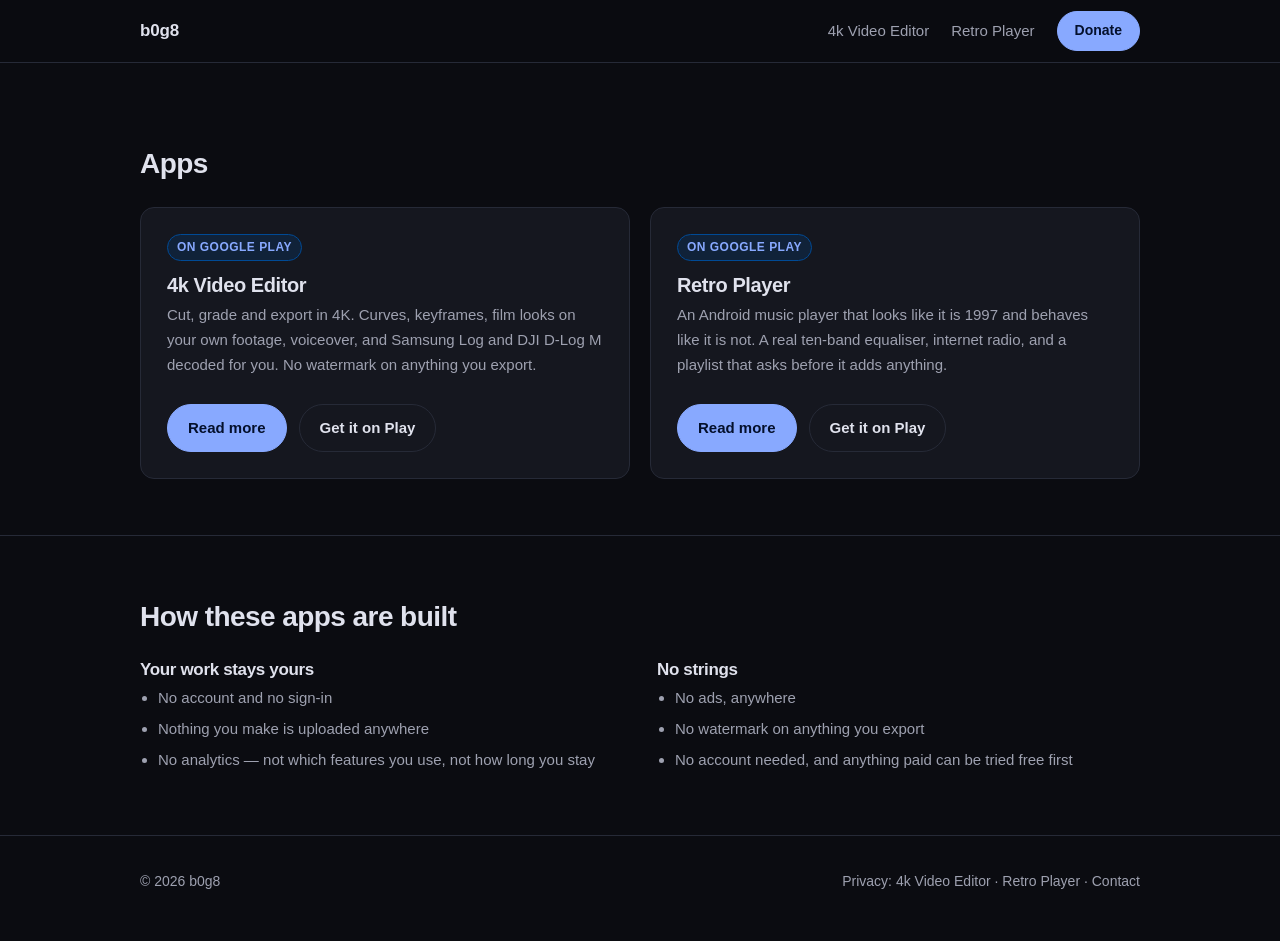
<file: index.html>
<!doctype html>
<html lang="en">
<head>
<meta charset="utf-8">
<meta name="viewport" content="width=device-width, initial-scale=1, viewport-fit=cover">
<title>Android apps by b0g8</title>
<meta name="description" content="Android apps by b0g8. 4k Video Editor: no ads, no watermark, no account.">
<meta property="og:title" content="Android apps by b0g8">
<meta property="og:description" content="Android apps. No ads, no watermarks, no account.">
<meta property="og:type" content="website">
<meta property="og:url" content="https://b0g8.github.io/">
<meta property="og:image" content="https://b0g8.github.io/assets/img/feature-graphic.jpg">
<link rel="stylesheet" href="/assets/css/site.css">
</head>
<body>

<header class="site-header">
  <div class="wrap">
    <a class="brand" href="/">b0g8</a>
    <nav class="nav">
      <a href="/4k-video-editor/">4k Video Editor</a>
      <a href="/retro-music-player/">Retro Player</a>
      <a class="btn nav-cta" href="https://paypal.me/RusBogdan" target="_blank" rel="noopener">Donate</a>
    </nav>
  </div>
</header>

<main>

<section class="hero">
  <div class="wrap">
    <h2>Apps</h2>
    <div class="cards" style="margin-top:26px">

      <article class="card">
        <span class="tag live">On Google Play</span>
        <h3>4k Video Editor</h3>
        <p>Cut, grade and export in 4K. Curves, keyframes, film looks on your own footage, voiceover,
          and Samsung Log and DJI D-Log M decoded for you. No watermark on anything you export.</p>
        <div class="btn-row">
          <a class="btn" href="/4k-video-editor/">Read more</a>
          <a class="btn ghost" href="https://play.google.com/store/apps/details?id=com.wizevideo.editor">Get it on Play</a>
        </div>
      </article>

      <article class="card">
        <span class="tag live">On Google Play</span>
        <h3>Retro Player</h3>
        <p>An Android music player that looks like it is 1997 and behaves like it is not. A real
          ten-band equaliser, internet radio, and a playlist that asks before it adds anything.</p>
        <div class="btn-row">
          <a class="btn" href="/retro-music-player/">Read more</a>
          <a class="btn ghost" href="https://play.google.com/store/apps/details?id=com.photocraft.retroplayer">Get it on Play</a>
        </div>
      </article>

    </div>
  </div>
</section>

<section>
  <div class="wrap">
    <h2>How these apps are built</h2>
    <div class="features" style="margin-top:26px">
      <div class="feature">
        <h3>Your work stays yours</h3>
        <ul>
          <li>No account and no sign-in</li>
          <li>Nothing you make is uploaded anywhere</li>
          <li>No analytics — not which features you use, not how long you stay</li>
        </ul>
      </div>
      <div class="feature">
        <h3>No strings</h3>
        <ul>
          <li>No ads, anywhere</li>
          <li>No watermark on anything you export</li>
          <li>No account needed, and anything paid can be tried free first</li>
        </ul>
      </div>
    </div>
  </div>
</section>

</main>

<footer class="site-footer">
  <div class="wrap">
    <span>© 2026 b0g8</span>
    <span>
      Privacy:
      <a href="/privacy/4k-video-editor.html">4k Video Editor</a> ·
      <a href="/privacy/retro-music-player.html">Retro Player</a> ·
      <a href="mailto:wizefilmmaking@gmail.com">Contact</a>
    </span>
  </div>
</footer>

</body>
</html>
</file>
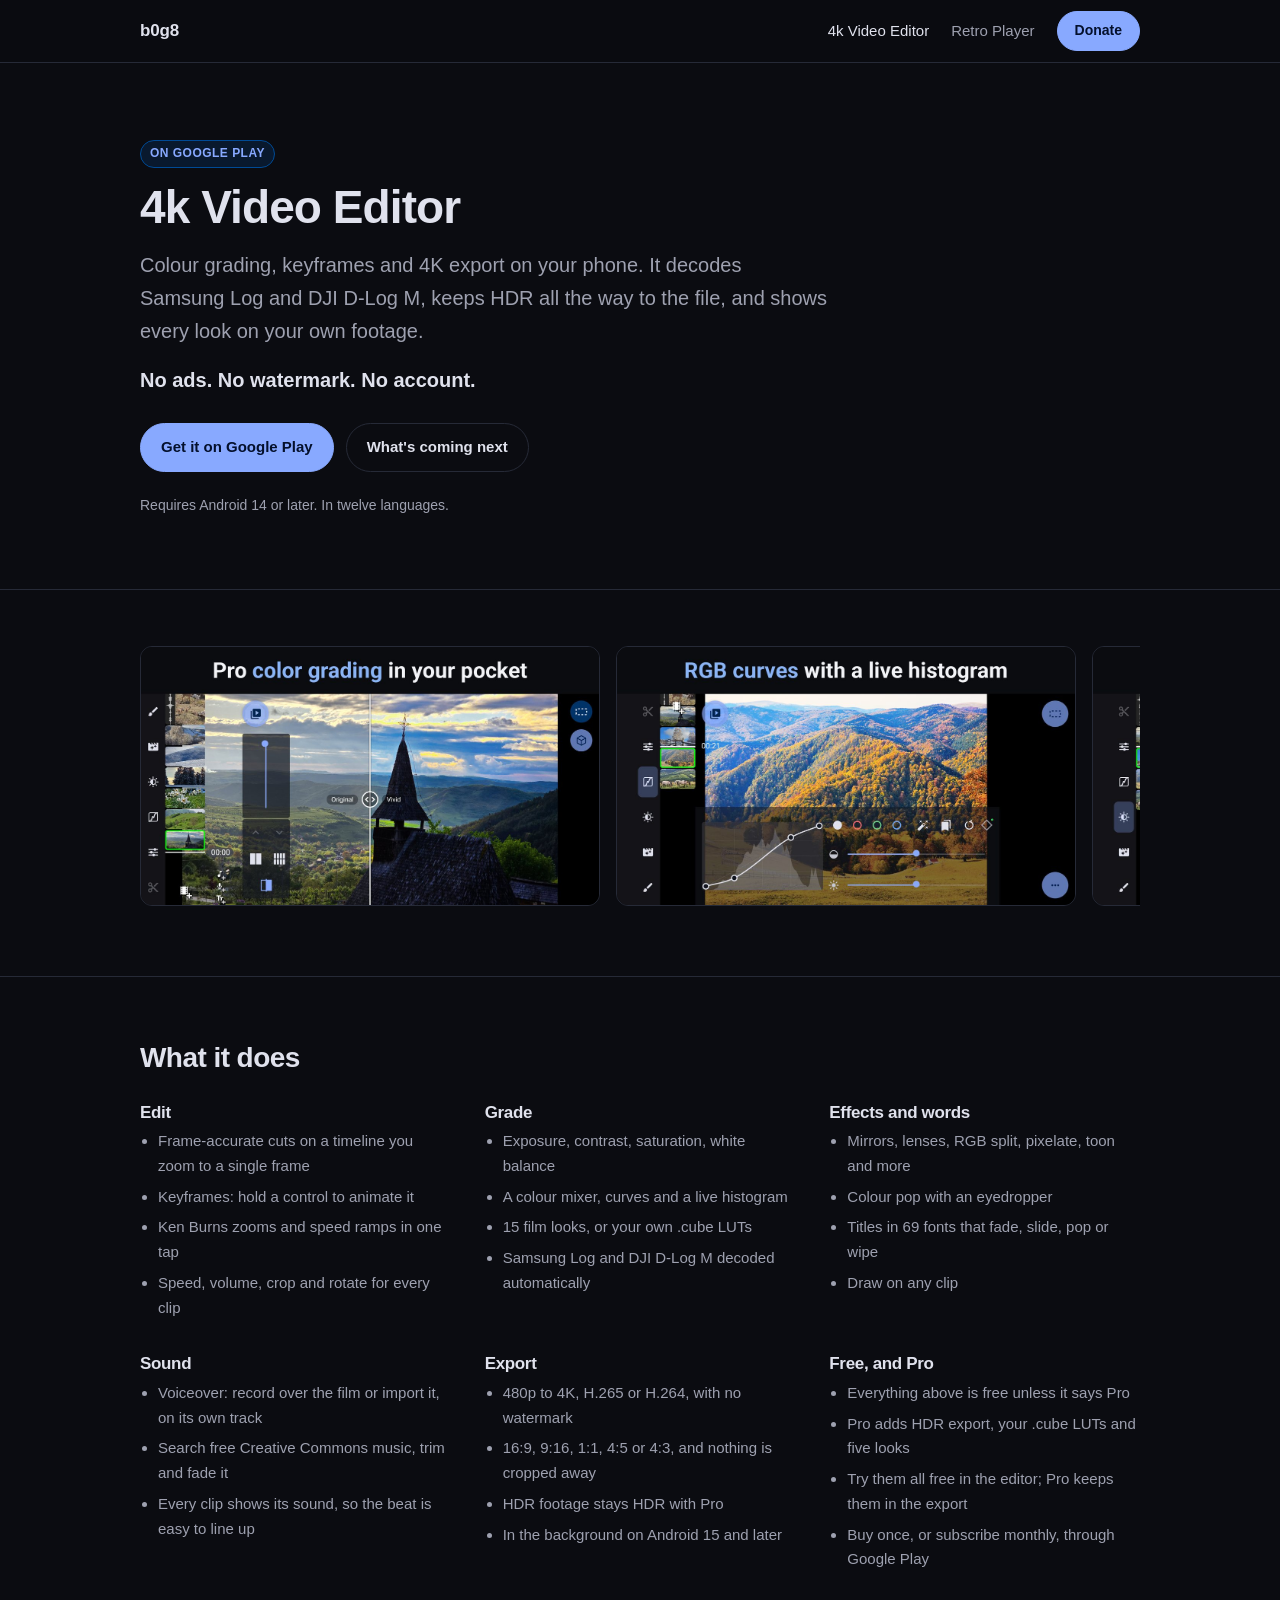
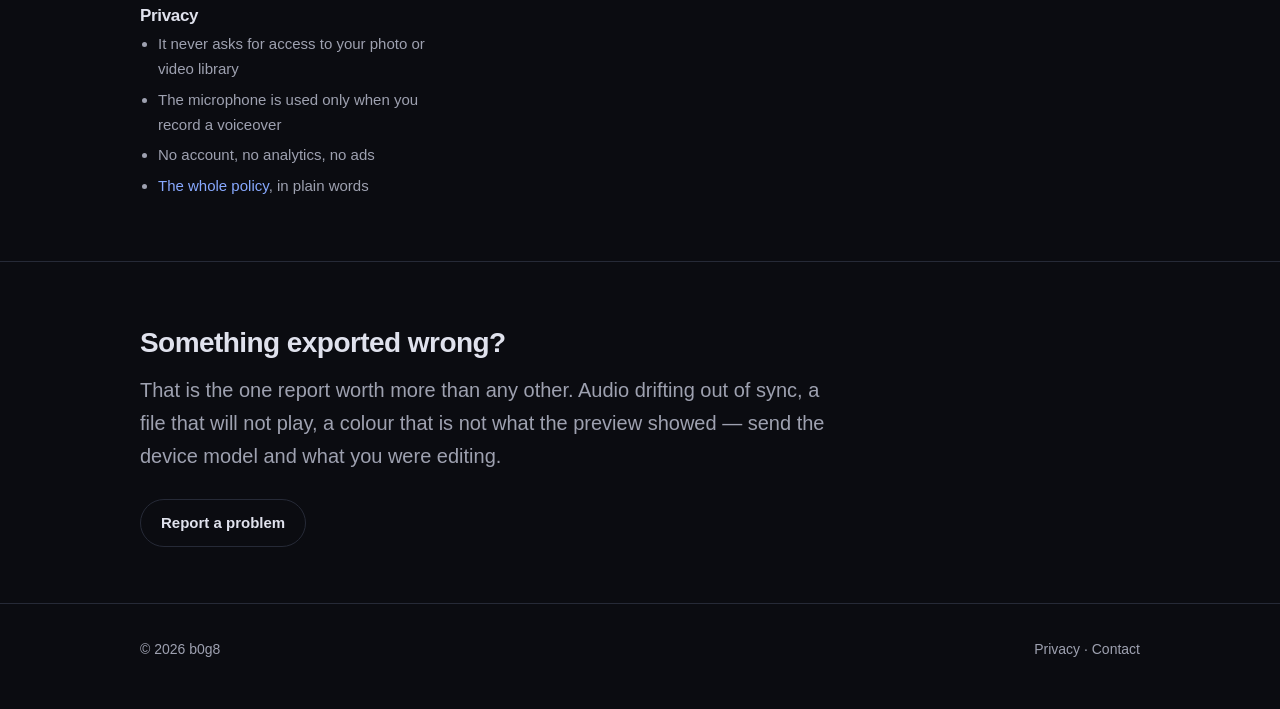
<file: 4k-video-editor/index.html>
<!doctype html>
<html lang="en">
<head>
<meta charset="utf-8">
<meta name="viewport" content="width=device-width, initial-scale=1, viewport-fit=cover">
<title>4k Video Editor</title>
<meta name="description" content="Cut, grade and export in 4K on Android. No ads, no watermark, no account.">
<meta property="og:title" content="4k Video Editor">
<meta property="og:description" content="Cut, grade and export in 4K. No ads, no watermark, no account.">
<meta property="og:type" content="website">
<meta property="og:url" content="https://b0g8.github.io/4k-video-editor/">
<meta property="og:image" content="https://b0g8.github.io/assets/img/feature-graphic.jpg">
<link rel="stylesheet" href="/assets/css/site.css">
</head>
<body>

<header class="site-header">
  <div class="wrap">
    <a class="brand" href="/">b0g8</a>
    <nav class="nav">
      <a href="/4k-video-editor/" aria-current="page">4k Video Editor</a>
      <a href="/retro-music-player/">Retro Player</a>
      <a class="btn nav-cta" href="https://paypal.me/RusBogdan" target="_blank" rel="noopener">Donate</a>
    </nav>
  </div>
</header>

<main>

<section class="hero">
  <div class="wrap">
    <span class="tag live">On Google Play</span>
    <h1>4k Video Editor</h1>
    <p class="lede">Colour grading, keyframes and 4K export on your phone. It decodes Samsung Log and
      DJI D-Log M, keeps HDR all the way to the file, and shows every look on your own footage.</p>
    <p class="lede"><strong style="color:var(--text)">No ads. No watermark. No account.</strong></p>
    <div class="btn-row">
      <a class="btn" href="https://play.google.com/store/apps/details?id=com.wizevideo.editor">Get it on Google Play</a>
      <a class="btn ghost" href="/4k-video-editor/roadmap/">What's coming next</a>
    </div>
    <p class="small muted" style="margin-top:22px">Requires Android 14 or later. In twelve
      languages.</p>
  </div>
</section>

<section>
  <div class="wrap">
    <div class="shots wide">
      <figure><img src="/assets/img/shots/01_grade.jpg" width="1200" height="677" alt="Before and after a film look, split across a wooden church and green hills" loading="lazy"></figure>
      <figure><img src="/assets/img/shots/02_curves.jpg" width="1200" height="677" alt="RGB curves and a live histogram over autumn hills" loading="lazy"></figure>
      <figure><img src="/assets/img/shots/03_tune.jpg" width="1200" height="677" alt="Tune sliders over a frosted tree and a snowy fence" loading="lazy"></figure>
      <figure><img src="/assets/img/shots/04_looks.jpg" width="1200" height="677" alt="Eight film looks previewed on autumn hills" loading="lazy"></figure>
      <figure><img src="/assets/img/shots/05_keys.jpg" width="1200" height="677" alt="Keyframes on a photo of a green hillside" loading="lazy"></figure>
      <figure><img src="/assets/img/shots/06_effects.jpg" width="1200" height="677" alt="The row of effects, with a mirror reflecting a wooden church" loading="lazy"></figure>
      <figure><img src="/assets/img/shots/07_text.jpg" width="1200" height="677" alt="A gold "Golden hour" title in a script font over a wooden church" loading="lazy"></figure>
      <figure><img src="/assets/img/shots/08_export.jpg" width="1200" height="677" alt="The export dialog, up to 4K, over a field of daffodils" loading="lazy"></figure>
    </div>
  </div>
</section>

<section>
  <div class="wrap">
    <h2>What it does</h2>
    <div class="features" style="margin-top:28px">

      <div class="feature">
        <h3>Edit</h3>
        <ul>
          <li>Frame-accurate cuts on a timeline you zoom to a single frame</li>
          <li>Keyframes: hold a control to animate it</li>
          <li>Ken Burns zooms and speed ramps in one tap</li>
          <li>Speed, volume, crop and rotate for every clip</li>
        </ul>
      </div>

      <div class="feature">
        <h3>Grade</h3>
        <ul>
          <li>Exposure, contrast, saturation, white balance</li>
          <li>A colour mixer, curves and a live histogram</li>
          <li>15 film looks, or your own .cube LUTs</li>
          <li>Samsung Log and DJI D-Log M decoded automatically</li>
        </ul>
      </div>

      <div class="feature">
        <h3>Effects and words</h3>
        <ul>
          <li>Mirrors, lenses, RGB split, pixelate, toon and more</li>
          <li>Colour pop with an eyedropper</li>
          <li>Titles in 69 fonts that fade, slide, pop or wipe</li>
          <li>Draw on any clip</li>
        </ul>
      </div>

      <div class="feature">
        <h3>Sound</h3>
        <ul>
          <li>Voiceover: record over the film or import it, on its own track</li>
          <li>Search free Creative Commons music, trim and fade it</li>
          <li>Every clip shows its sound, so the beat is easy to line up</li>
        </ul>
      </div>

      <div class="feature">
        <h3>Export</h3>
        <ul>
          <li>480p to 4K, H.265 or H.264, with no watermark</li>
          <li>16:9, 9:16, 1:1, 4:5 or 4:3, and nothing is cropped away</li>
          <li>HDR footage stays HDR with Pro</li>
          <li>In the background on Android 15 and later</li>
        </ul>
      </div>

      <div class="feature">
        <h3>Free, and Pro</h3>
        <ul>
          <li>Everything above is free unless it says Pro</li>
          <li>Pro adds HDR export, your .cube LUTs and five looks</li>
          <li>Try them all free in the editor; Pro keeps them in the export</li>
          <li>Buy once, or subscribe monthly, through Google Play</li>
        </ul>
      </div>

      <div class="feature">
        <h3>Privacy</h3>
        <ul>
          <li>It never asks for access to your photo or video library</li>
          <li>The microphone is used only when you record a voiceover</li>
          <li>No account, no analytics, no ads</li>
          <li><a href="/privacy/4k-video-editor.html">The whole policy</a>, in plain words</li>
        </ul>
      </div>

    </div>
  </div>
</section>

<section>
  <div class="wrap">
    <h2>Something exported wrong?</h2>
    <p class="lede">That is the one report worth more than any other. Audio drifting out of sync,
      a file that will not play, a colour that is not what the preview showed — send the device
      model and what you were editing.</p>
    <div class="btn-row">
      <a class="btn ghost" href="mailto:wizefilmmaking@gmail.com?subject=4k%20Video%20Editor%20—%20export%20problem">Report a problem</a>
    </div>
  </div>
</section>

</main>

<footer class="site-footer">
  <div class="wrap">
    <span>© 2026 b0g8</span>
    <span>
      <a href="/privacy/4k-video-editor.html">Privacy</a> ·
      <a href="mailto:wizefilmmaking@gmail.com">Contact</a>
    </span>
  </div>
</footer>

</body>
</html>
</file>
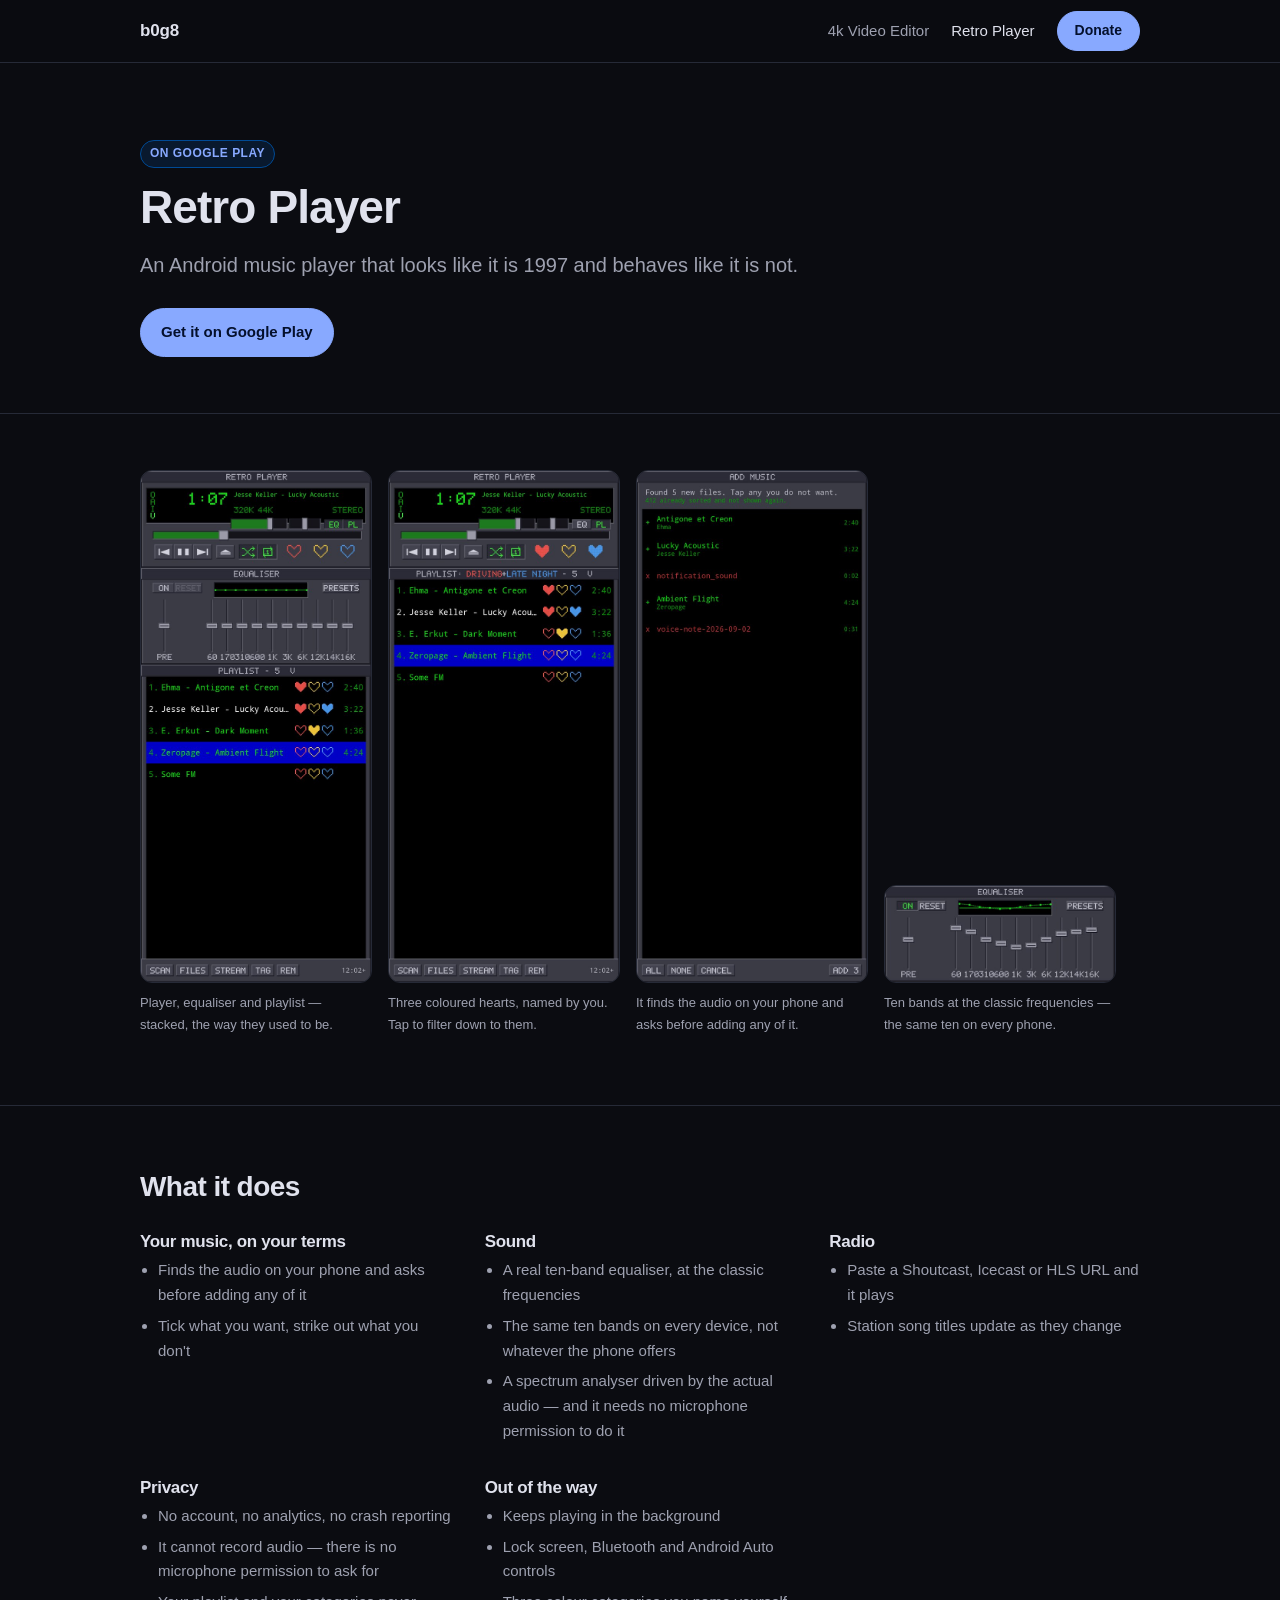
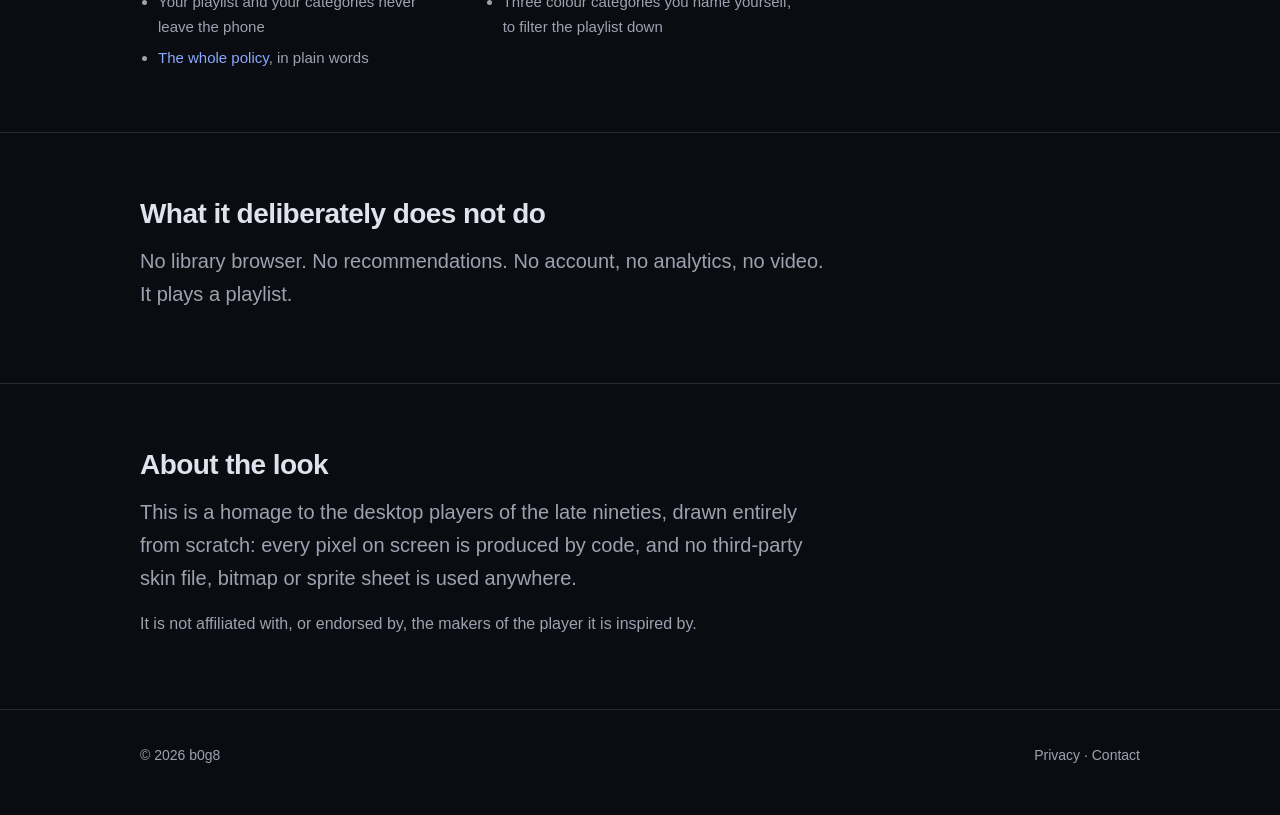
<file: retro-music-player/index.html>
<!doctype html>
<html lang="en">
<head>
<meta charset="utf-8">
<meta name="viewport" content="width=device-width, initial-scale=1, viewport-fit=cover">
<title>Retro Player</title>
<meta name="description" content="An Android music player that looks like it is 1997 and behaves like it is not. Ten-band equaliser, internet radio, and a playlist that asks before it adds anything.">
<meta property="og:title" content="Retro Player">
<meta property="og:description" content="An Android music player that looks like it is 1997 and behaves like it is not.">
<meta property="og:type" content="website">
<meta property="og:url" content="https://b0g8.github.io/retro-music-player/">
<meta property="og:image" content="https://b0g8.github.io/assets/img/retro/01_player.jpg">
<link rel="stylesheet" href="/assets/css/site.css">
</head>
<body>

<header class="site-header">
  <div class="wrap">
    <a class="brand" href="/">b0g8</a>
    <nav class="nav">
      <a href="/4k-video-editor/">4k Video Editor</a>
      <a href="/retro-music-player/" aria-current="page">Retro Player</a>
      <a class="btn nav-cta" href="https://paypal.me/RusBogdan" target="_blank" rel="noopener">Donate</a>
    </nav>
  </div>
</header>

<main>

<section class="hero">
  <div class="wrap">
    <span class="tag live">On Google Play</span>
    <h1>Retro Player</h1>
    <p class="lede">An Android music player that looks like it is 1997 and behaves like it is not.</p>
    <div class="btn-row">
      <a class="btn" href="https://play.google.com/store/apps/details?id=com.photocraft.retroplayer">Get it on Google Play</a>
    </div>
  </div>
</section>

<section>
  <div class="wrap">
    <div class="shots">
      <figure>
        <img src="/assets/img/retro/01_player.jpg" width="600" height="1335" alt="The player: time display, spectrum analyser, transport buttons, a ten-band equaliser and the playlist below it" loading="lazy">
        <figcaption>Player, equaliser and playlist — stacked, the way they used to be.</figcaption>
      </figure>
      <figure>
        <img src="/assets/img/retro/02_categories.jpg" width="600" height="1335" alt="The playlist filtered to two named categories, Driving and Late Night, with coloured hearts marking each track" loading="lazy">
        <figcaption>Three coloured hearts, named by you. Tap to filter down to them.</figcaption>
      </figure>
      <figure>
        <img src="/assets/img/retro/03_add_music.jpg" width="600" height="1335" alt="The add-music screen: five new files found, two struck out" loading="lazy">
        <figcaption>It finds the audio on your phone and asks before adding any of it.</figcaption>
      </figure>
      <figure>
        <img src="/assets/img/retro/04_equaliser.jpg" width="600" height="253" alt="A ten-band graphic equaliser with a preamp slider and preset button" loading="lazy">
        <figcaption>Ten bands at the classic frequencies — the same ten on every phone.</figcaption>
      </figure>
    </div>
  </div>
</section>

<section>
  <div class="wrap">
    <h2>What it does</h2>
    <div class="features" style="margin-top:28px">

      <div class="feature">
        <h3>Your music, on your terms</h3>
        <ul>
          <li>Finds the audio on your phone and asks before adding any of it</li>
          <li>Tick what you want, strike out what you don't</li>
        </ul>
      </div>

      <div class="feature">
        <h3>Sound</h3>
        <ul>
          <li>A real ten-band equaliser, at the classic frequencies</li>
          <li>The same ten bands on every device, not whatever the phone offers</li>
          <li>A spectrum analyser driven by the actual audio — and it needs no microphone
            permission to do it</li>
        </ul>
      </div>

      <div class="feature">
        <h3>Radio</h3>
        <ul>
          <li>Paste a Shoutcast, Icecast or HLS URL and it plays</li>
          <li>Station song titles update as they change</li>
        </ul>
      </div>

      <div class="feature">
        <h3>Privacy</h3>
        <ul>
          <li>No account, no analytics, no crash reporting</li>
          <li>It cannot record audio — there is no microphone permission to ask for</li>
          <li>Your playlist and your categories never leave the phone</li>
          <li><a href="/privacy/retro-music-player.html">The whole policy</a>, in plain words</li>
        </ul>
      </div>

      <div class="feature">
        <h3>Out of the way</h3>
        <ul>
          <li>Keeps playing in the background</li>
          <li>Lock screen, Bluetooth and Android Auto controls</li>
          <li>Three colour categories you name yourself, to filter the playlist down</li>
        </ul>
      </div>

    </div>
  </div>
</section>

<section>
  <div class="wrap">
    <h2>What it deliberately does not do</h2>
    <p class="lede">No library browser. No recommendations. No account, no analytics, no video.
      It plays a playlist.</p>
  </div>
</section>

<section>
  <div class="wrap">
    <h2>About the look</h2>
    <p class="lede">This is a homage to the desktop players of the late nineties, drawn entirely
      from scratch: every pixel on screen is produced by code, and no third-party skin file, bitmap
      or sprite sheet is used anywhere.</p>
    <p class="muted">It is not affiliated with, or endorsed by, the makers of the player it is
      inspired by.</p>
  </div>
</section>

</main>

<footer class="site-footer">
  <div class="wrap">
    <span>© 2026 b0g8</span>
    <span>
      <a href="/privacy/retro-music-player.html">Privacy</a> ·
      <a href="mailto:wizefilmmaking@gmail.com">Contact</a>
    </span>
  </div>
</footer>

</body>
</html>
</file>
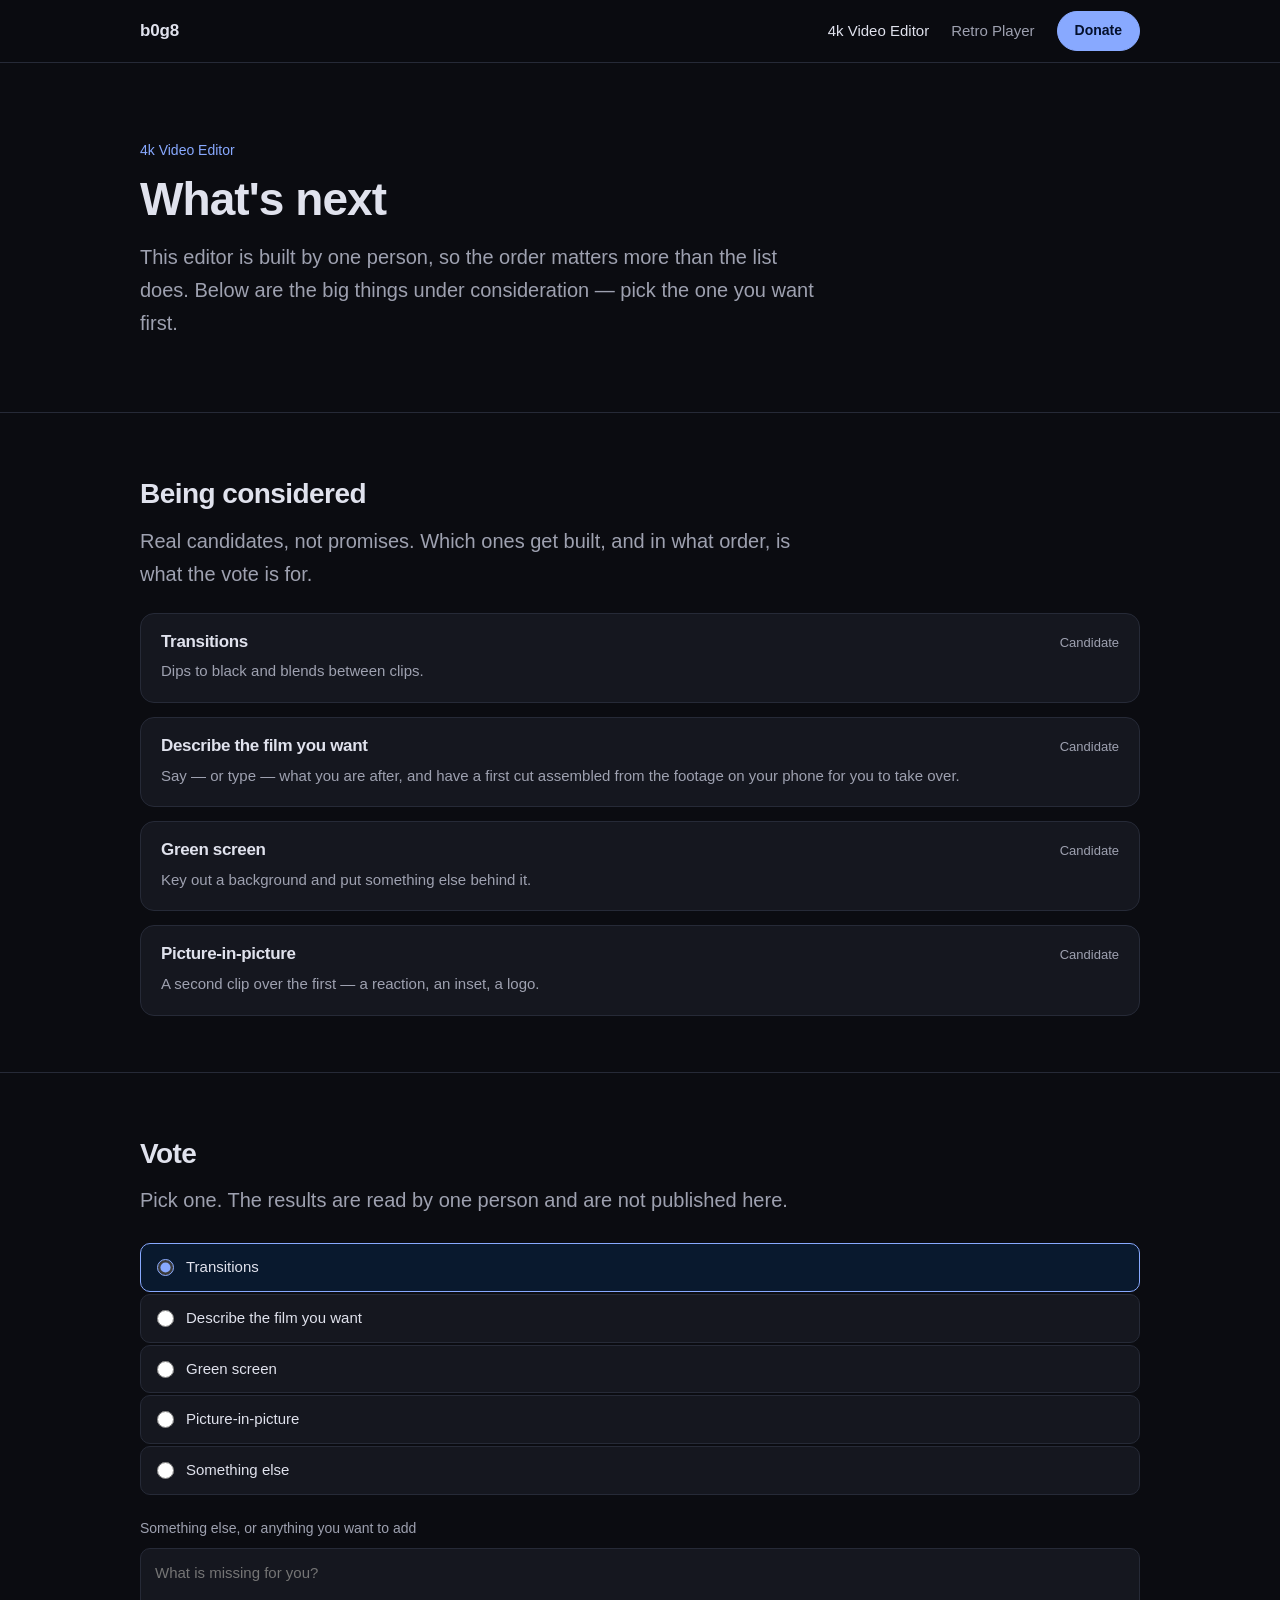
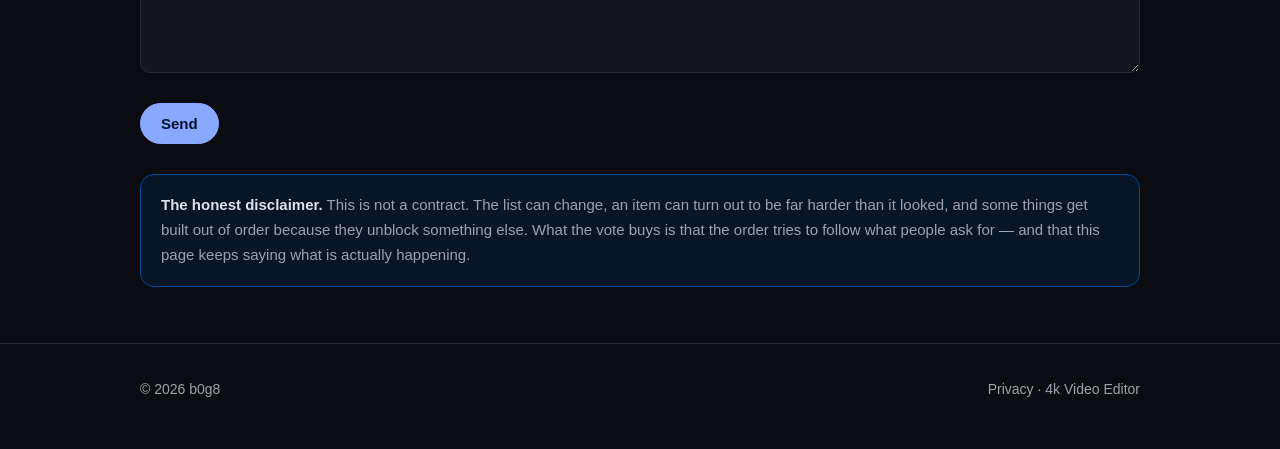
<file: roadmap/index.html>
<!doctype html>
<html lang="en">
<head>
<meta charset="utf-8">
<meta name="viewport" content="width=device-width, initial-scale=1">
<title>Moved</title>
<meta name="robots" content="noindex">
<!-- The roadmap is per app now. This URL was public before that, so it forwards rather than 404s. -->
<meta http-equiv="refresh" content="0; url=/4k-video-editor/roadmap/">
<link rel="canonical" href="/4k-video-editor/roadmap/">
<link rel="stylesheet" href="/assets/css/site.css">
</head>
<body>
<main>
<section class="hero">
  <div class="wrap">
    <h1>This moved.</h1>
    <p class="lede">Each app has its own roadmap now.</p>
    <div class="btn-row"><a class="btn" href="/4k-video-editor/roadmap/">4k Video Editor — what's next</a></div>
  </div>
</section>
</main>
</body>
</html>
</file>
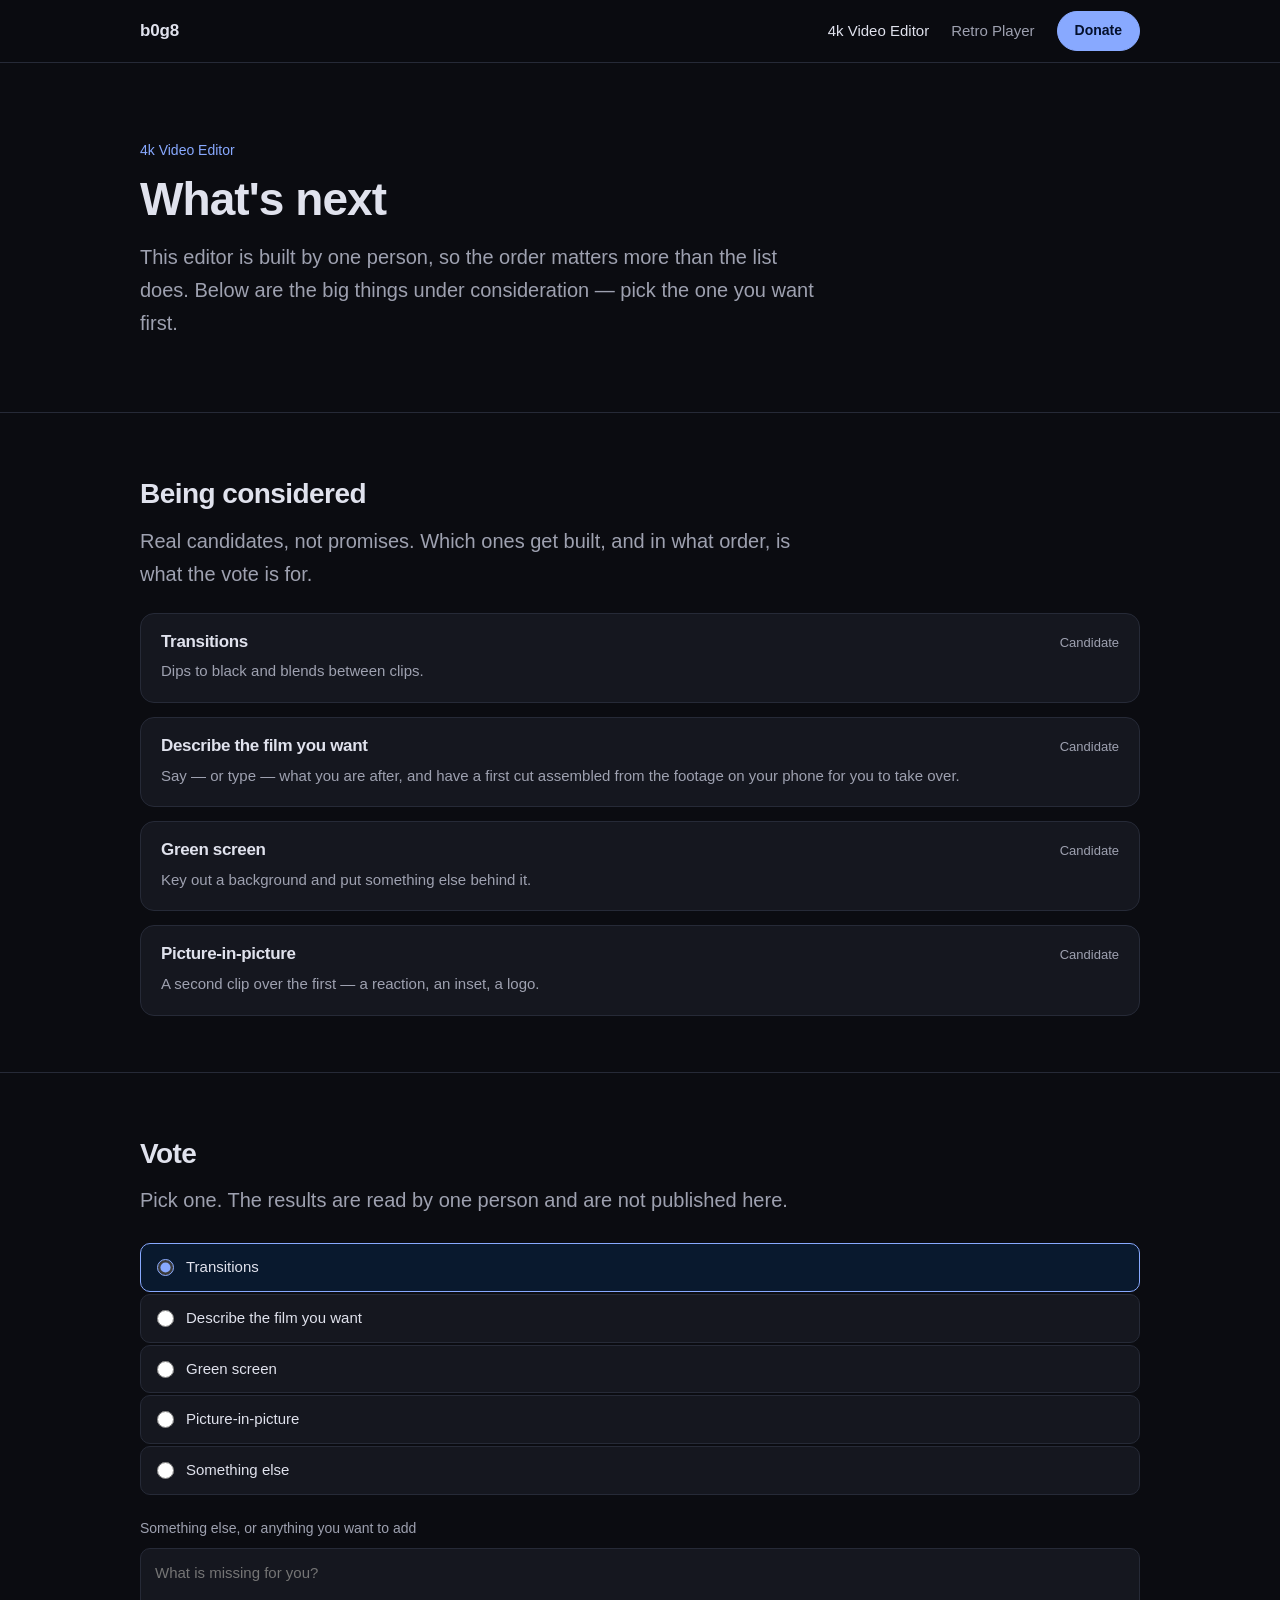
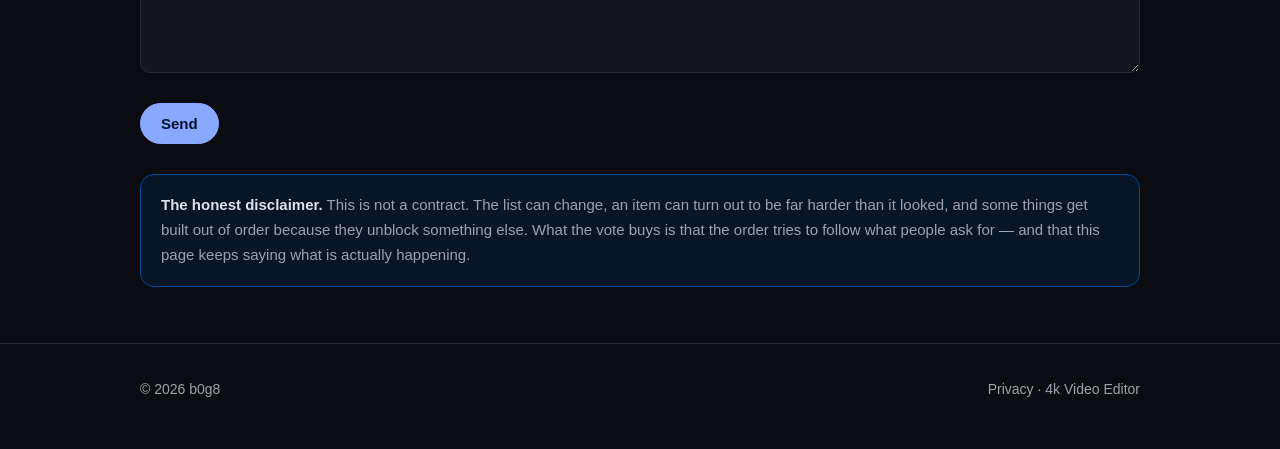
<file: 4k-video-editor/roadmap/index.html>
<!doctype html>
<html lang="en">
<head>
<meta charset="utf-8">
<meta name="viewport" content="width=device-width, initial-scale=1, viewport-fit=cover">
<title>4k Video Editor — What's next</title>
<meta name="description" content="What is being considered next in 4k Video Editor, and a vote on which comes first.">
<meta property="og:title" content="4k Video Editor — What's next">
<meta property="og:description" content="What is being considered next, and a vote on which comes first.">
<meta property="og:type" content="website">
<meta property="og:url" content="https://b0g8.github.io/4k-video-editor/roadmap/">
<link rel="stylesheet" href="/assets/css/site.css">
</head>
<body>

<header class="site-header">
  <div class="wrap">
    <a class="brand" href="/">b0g8</a>
    <nav class="nav">
      <a href="/4k-video-editor/" aria-current="page">4k Video Editor</a>
      <a href="/retro-music-player/">Retro Player</a>
      <a class="btn nav-cta" href="https://paypal.me/RusBogdan" target="_blank" rel="noopener">Donate</a>
    </nav>
  </div>
</header>

<main>

<section class="hero">
  <div class="wrap">
    <p class="small muted" style="margin-bottom:10px"><a href="/4k-video-editor/">4k Video Editor</a></p>
    <h1>What's next</h1>
    <p class="lede">This editor is built by one person, so the order matters more than the list
      does. Below are the big things under consideration — pick the one you want first.</p>
  </div>
</section>

<section>
  <div class="wrap">
    <h2>Being considered</h2>
    <p class="lede">Real candidates, not promises. Which ones get built, and in what order, is what
      the vote is for.</p>
    <div class="items" style="margin-top:22px">

      <div class="item">
        <div class="item-head"><h3>Transitions</h3><span class="state">Candidate</span></div>
        <p>Dips to black and blends between clips.</p>
      </div>

      <div class="item">
        <div class="item-head"><h3>Describe the film you want</h3><span class="state">Candidate</span></div>
        <p>Say — or type — what you are after, and have a first cut assembled from the footage on
          your phone for you to take over.</p>
      </div>

      <div class="item">
        <div class="item-head"><h3>Green screen</h3><span class="state">Candidate</span></div>
        <p>Key out a background and put something else behind it.</p>
      </div>

      <div class="item">
        <div class="item-head"><h3>Picture-in-picture</h3><span class="state">Candidate</span></div>
        <p>A second clip over the first — a reaction, an inset, a logo.</p>
      </div>

    </div>
  </div>
</section>

<section>
  <div class="wrap">
    <h2>Vote</h2>
    <p class="lede">Pick one. The results are read by one person and are not published here.</p>

    <!--
      INTERIM: this form opens the visitor's mail app with their choice filled in. Replace the
      submit handler with a real form (Google Forms, Tally) when one exists and nothing else on the
      page changes. It deliberately does not embed a form in an <iframe>: that would be the first
      external request this site makes, and "loads nothing from anywhere else" is a claim the
      landing page used to make and the whole site still keeps.
    -->
    <form class="vote" id="vote" style="margin-top:26px">
      <fieldset>
        <legend class="sr-only">Which should come first?</legend>
        <label><input type="radio" name="choice" value="Transitions" checked> Transitions</label>
        <label><input type="radio" name="choice" value="Describe the film you want"> Describe the film you want</label>
        <label><input type="radio" name="choice" value="Green screen"> Green screen</label>
        <label><input type="radio" name="choice" value="Picture-in-picture"> Picture-in-picture</label>
        <label><input type="radio" name="choice" value="Something else"> Something else</label>
      </fieldset>

      <label class="field" for="other">Something else, or anything you want to add</label>
      <textarea id="other" name="other" rows="4" placeholder="What is missing for you?"></textarea>

      <button class="btn" type="submit">Send</button>
    </form>

    <div class="note" style="margin-top:30px">
      <strong>The honest disclaimer.</strong> This is not a contract. The list can change, an item
      can turn out to be far harder than it looked, and some things get built out of order because
      they unblock something else. What the vote buys is that the order tries to follow what people
      ask for — and that this page keeps saying what is actually happening.
    </div>
  </div>
</section>

</main>

<footer class="site-footer">
  <div class="wrap">
    <span>© 2026 b0g8</span>
    <span>
      <a href="/privacy/4k-video-editor.html">Privacy</a> ·
      <a href="/4k-video-editor/">4k Video Editor</a>
    </span>
  </div>
</footer>

<script>
  document.getElementById('vote').addEventListener('submit', function (event) {
    event.preventDefault();
    var data = new FormData(event.target);
    var choice = data.get('choice') || '';
    var other = (data.get('other') || '').trim();
    var body = 'I would like this first: ' + choice + '\n\n' + (other ? other + '\n' : '');
    window.location.href = 'mailto:wizefilmmaking@gmail.com'
      + '?subject=' + encodeURIComponent('4k Video Editor — my vote')
      + '&body=' + encodeURIComponent(body);
  });
</script>

</body>
</html>
</file>
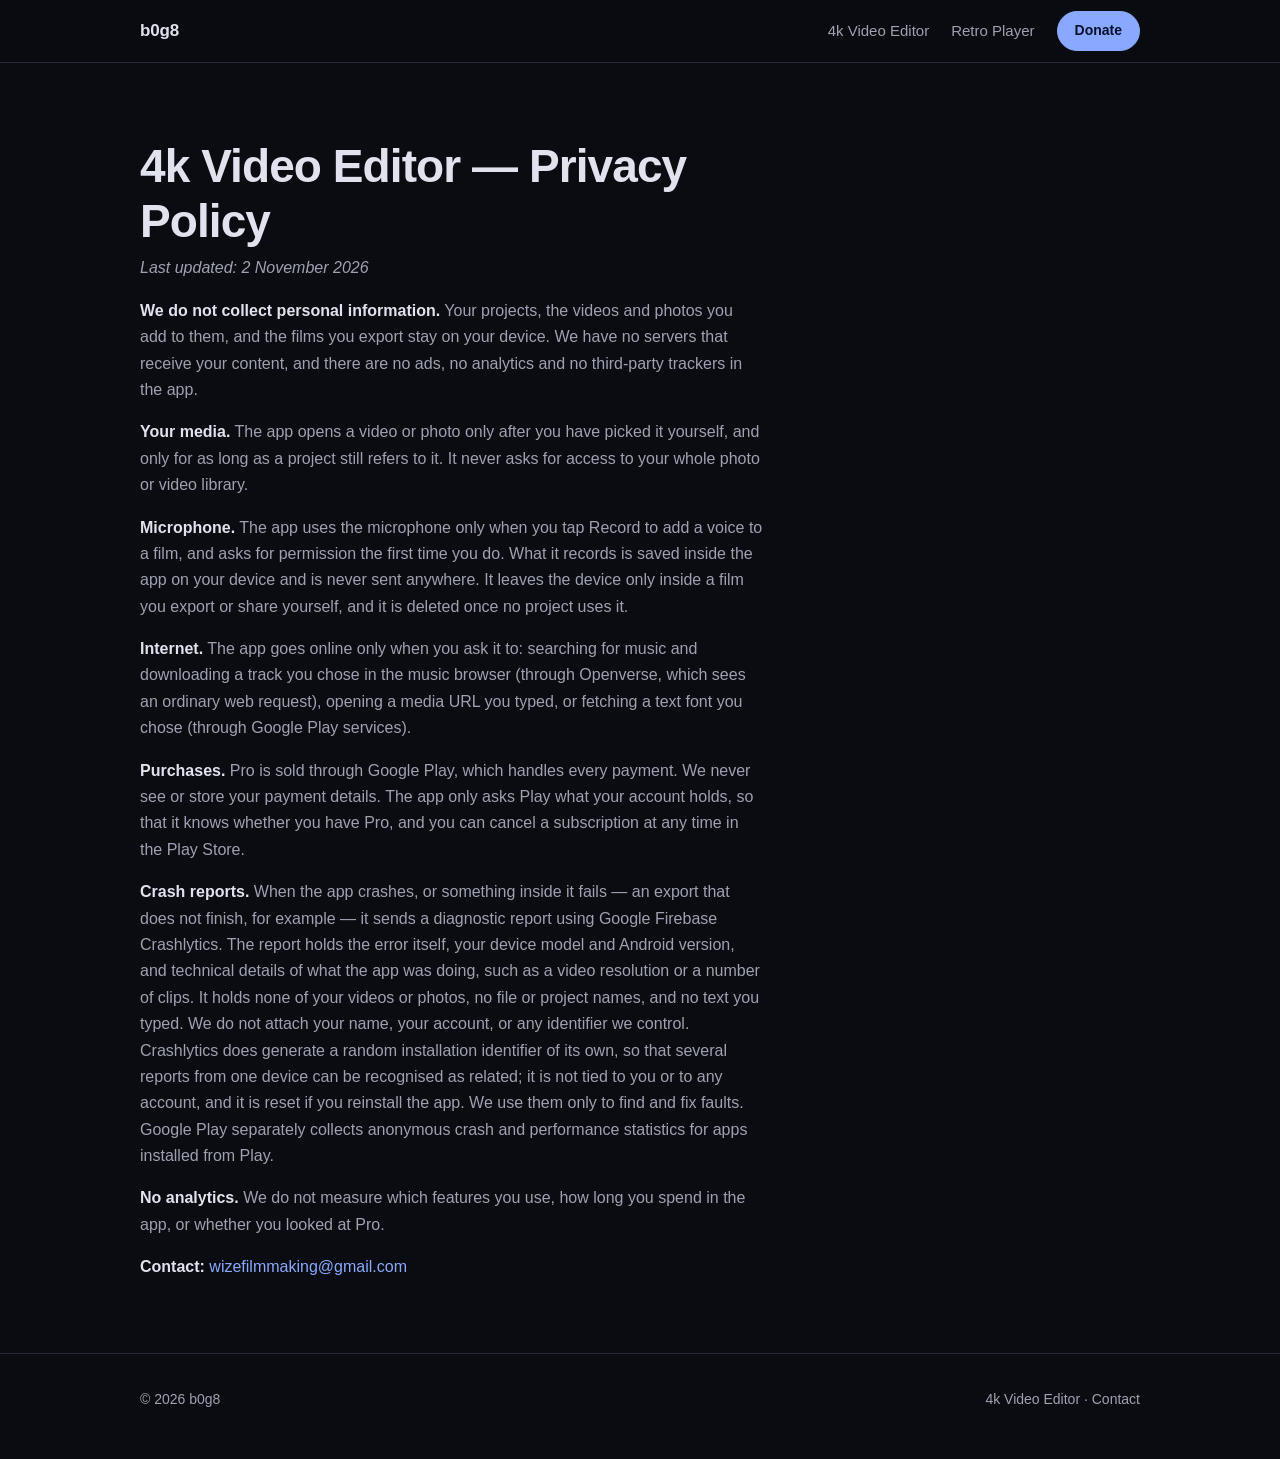
<file: privacy/4k-video-editor.html>
<!doctype html>
<html lang="en">
<head>
<meta charset="utf-8">
<meta name="viewport" content="width=device-width, initial-scale=1, viewport-fit=cover">
<title>4k Video Editor — Privacy Policy</title>
<meta name="description" content="The privacy policy for 4k Video Editor. No personal information is collected.">
<meta name="robots" content="index,follow">
<link rel="stylesheet" href="/assets/css/site.css">
</head>
<body>

<header class="site-header">
  <div class="wrap">
    <a class="brand" href="/">b0g8</a>
    <nav class="nav">
      <a href="/4k-video-editor/">4k Video Editor</a>
      <a href="/retro-music-player/">Retro Player</a>
      <a class="btn nav-cta" href="https://paypal.me/RusBogdan" target="_blank" rel="noopener">Donate</a>
    </nav>
  </div>
</header>

<main>
<section class="hero">
  <div class="wrap">
  <div class="prose">

    <h1>4k Video Editor &mdash; Privacy Policy</h1>

    <p><em>Last updated: 2 November 2026</em></p>

    <p><strong>We do not collect personal information.</strong> Your projects, the videos and photos you add to them, and the films you export stay on your device. We have no servers that receive your content, and there are no ads, no analytics and no third-party trackers in the app.</p>

    <p><strong>Your media.</strong> The app opens a video or photo only after you have picked it yourself, and only for as long as a project still refers to it. It never asks for access to your whole photo or video library.</p>

    <p><strong>Microphone.</strong> The app uses the microphone only when you tap Record to add a voice to a film, and asks for permission the first time you do. What it records is saved inside the app on your device and is never sent anywhere. It leaves the device only inside a film you export or share yourself, and it is deleted once no project uses it.</p>
    <p><strong>Internet.</strong> The app goes online only when you ask it to: searching for music and downloading a track you chose in the music browser (through Openverse, which sees an ordinary web request), opening a media URL you typed, or fetching a text font you chose (through Google Play services).</p>

    <p><strong>Purchases.</strong> Pro is sold through Google Play, which handles every payment. We never see or store your payment details. The app only asks Play what your account holds, so that it knows whether you have Pro, and you can cancel a subscription at any time in the Play Store.</p>

    <p><strong>Crash reports.</strong> When the app crashes, or something inside it fails &mdash; an export that does not finish, for example &mdash; it sends a diagnostic report using Google Firebase Crashlytics. The report holds the error itself, your device model and Android version, and technical details of what the app was doing, such as a video resolution or a number of clips. It holds none of your videos or photos, no file or project names, and no text you typed. We do not attach your name, your account, or any identifier we control. Crashlytics does generate a random installation identifier of its own, so that several reports from one device can be recognised as related; it is not tied to you or to any account, and it is reset if you reinstall the app. We use them only to find and fix faults. Google Play separately collects anonymous crash and performance statistics for apps installed from Play.</p>

    <p><strong>No analytics.</strong> We do not measure which features you use, how long you spend in the app, or whether you looked at Pro.</p>

    <p><strong>Contact:</strong> <a href="mailto:wizefilmmaking@gmail.com">wizefilmmaking@gmail.com</a></p>

  </div>
  </div>
</section>
</main>

<footer class="site-footer">
  <div class="wrap">
    <span>© 2026 b0g8</span>
    <span><a href="/4k-video-editor/">4k Video Editor</a> · <a href="mailto:wizefilmmaking@gmail.com">Contact</a></span>
  </div>
</footer>

</body>
</html>
</file>
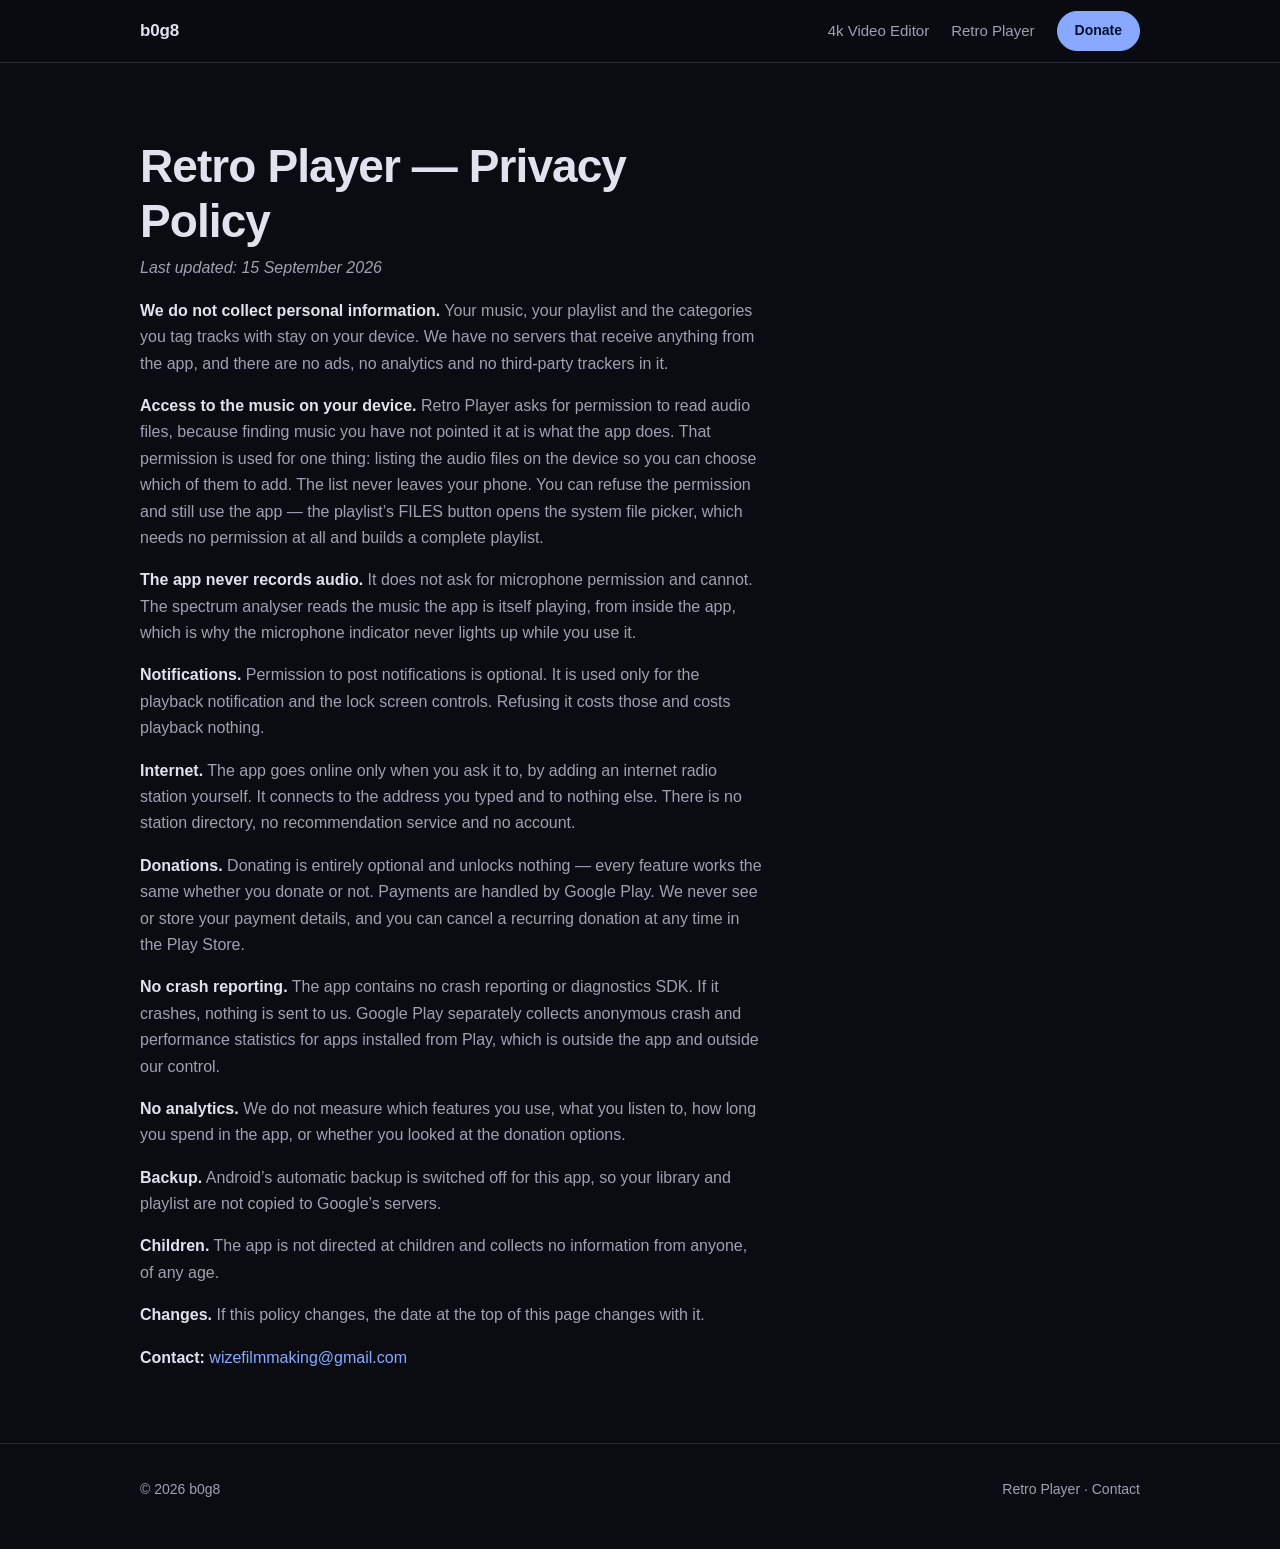
<file: privacy/retro-music-player.html>
<!doctype html>
<html lang="en">
<head>
<meta charset="utf-8">
<meta name="viewport" content="width=device-width, initial-scale=1, viewport-fit=cover">
<title>Retro Player — Privacy Policy</title>
<meta name="description" content="The privacy policy for Retro Player. No personal information is collected, and nothing leaves your device.">
<meta name="robots" content="index,follow">
<link rel="stylesheet" href="/assets/css/site.css">
</head>
<body>

<header class="site-header">
  <div class="wrap">
    <a class="brand" href="/">b0g8</a>
    <nav class="nav">
      <a href="/4k-video-editor/">4k Video Editor</a>
      <a href="/retro-music-player/">Retro Player</a>
      <a class="btn nav-cta" href="https://paypal.me/RusBogdan" target="_blank" rel="noopener">Donate</a>
    </nav>
  </div>
</header>

<main>
<section class="hero">
  <div class="wrap">
  <div class="prose">

    <h1>Retro Player &mdash; Privacy Policy</h1>

    <p><em>Last updated: 15 September 2026</em></p>

    <p><strong>We do not collect personal information.</strong> Your music, your playlist and the categories you tag tracks with stay on your device. We have no servers that receive anything from the app, and there are no ads, no analytics and no third-party trackers in it.</p>

    <p><strong>Access to the music on your device.</strong> Retro Player asks for permission to read audio files, because finding music you have not pointed it at is what the app does. That permission is used for one thing: listing the audio files on the device so you can choose which of them to add. The list never leaves your phone. You can refuse the permission and still use the app &mdash; the playlist&rsquo;s FILES button opens the system file picker, which needs no permission at all and builds a complete playlist.</p>

    <p><strong>The app never records audio.</strong> It does not ask for microphone permission and cannot. The spectrum analyser reads the music the app is itself playing, from inside the app, which is why the microphone indicator never lights up while you use it.</p>

    <p><strong>Notifications.</strong> Permission to post notifications is optional. It is used only for the playback notification and the lock screen controls. Refusing it costs those and costs playback nothing.</p>

    <p><strong>Internet.</strong> The app goes online only when you ask it to, by adding an internet radio station yourself. It connects to the address you typed and to nothing else. There is no station directory, no recommendation service and no account.</p>

    <p><strong>Donations.</strong> Donating is entirely optional and unlocks nothing &mdash; every feature works the same whether you donate or not. Payments are handled by Google Play. We never see or store your payment details, and you can cancel a recurring donation at any time in the Play Store.</p>

    <p><strong>No crash reporting.</strong> The app contains no crash reporting or diagnostics SDK. If it crashes, nothing is sent to us. Google Play separately collects anonymous crash and performance statistics for apps installed from Play, which is outside the app and outside our control.</p>

    <p><strong>No analytics.</strong> We do not measure which features you use, what you listen to, how long you spend in the app, or whether you looked at the donation options.</p>

    <p><strong>Backup.</strong> Android&rsquo;s automatic backup is switched off for this app, so your library and playlist are not copied to Google&rsquo;s servers.</p>

    <p><strong>Children.</strong> The app is not directed at children and collects no information from anyone, of any age.</p>

    <p><strong>Changes.</strong> If this policy changes, the date at the top of this page changes with it.</p>

    <p><strong>Contact:</strong> <a href="mailto:wizefilmmaking@gmail.com">wizefilmmaking@gmail.com</a></p>

  </div>
  </div>
</section>
</main>

<footer class="site-footer">
  <div class="wrap">
    <span>© 2026 b0g8</span>
    <span><a href="/retro-music-player/">Retro Player</a> · <a href="mailto:wizefilmmaking@gmail.com">Contact</a></span>
  </div>
</footer>

</body>
</html>
</file>
<file: assets/css/site.css>
/* Photocraft — one stylesheet, no external requests.
   Palette is the app's own: app/src/main/java/com/wizevideo/editor/ui/theme/Color.kt */

:root {
  --bg: #0b0c11;
  --surface: #15171f;
  --surface-2: #1c1f2a;
  --line: #262a37;
  --text: #e0e2ed;
  --text-muted: #9ea1b0;
  --brand: #88a9ff;
  --brand-dim: #004a95;
  --brand-deep: #002551;
  --radius: 14px;
  --maxw: 1040px;
}

* { box-sizing: border-box; }

html { -webkit-text-size-adjust: 100%; }

body {
  margin: 0;
  background: var(--bg);
  color: var(--text);
  font: 16px/1.65 -apple-system, BlinkMacSystemFont, "Segoe UI", Roboto, "Helvetica Neue", Arial, sans-serif;
  -webkit-font-smoothing: antialiased;
}

/* height:auto is load-bearing. Every <img> here carries width/height attributes so the browser can
   reserve the space before the file arrives; without height:auto, max-width shrinks the width to
   the column and the attribute keeps the height, and the picture comes out tall and squeezed. */
img { max-width: 100%; height: auto; display: block; }

a { color: var(--brand); text-decoration: none; }
a:hover { text-decoration: underline; }

.wrap { max-width: var(--maxw); margin: 0 auto; padding: 0 20px; }

/* ---------- header ---------- */

.site-header {
  border-bottom: 1px solid var(--line);
  background: rgba(11, 12, 17, 0.9);
  backdrop-filter: saturate(140%) blur(8px);
  position: sticky;
  top: 0;
  z-index: 10;
}
.site-header .wrap {
  display: flex;
  align-items: center;
  justify-content: space-between;
  gap: 16px;
  min-height: 62px;
  flex-wrap: wrap;
}
.brand {
  font-weight: 650;
  letter-spacing: -0.01em;
  color: var(--text);
  font-size: 17px;
}
.brand:hover { text-decoration: none; color: var(--brand); }
.nav { display: flex; align-items: center; gap: 22px; font-size: 15px; }
.nav a { color: var(--text-muted); }
.nav a:hover, .nav a[aria-current="page"] { color: var(--text); text-decoration: none; }

/* The one call to action in the header. Sized down from .btn so it sits inside the header's
   62px band without stretching it, and it is the only coloured thing in the row. */
.nav-cta, .nav a.nav-cta { padding: 7px 17px; font-size: 14px; color: #04102c; }
.nav a.nav-cta:hover { color: #04102c; }

/* ---------- type ---------- */

h1, h2, h3 { line-height: 1.2; letter-spacing: -0.02em; margin: 0 0 14px; }
h1 { font-size: clamp(30px, 5vw, 46px); font-weight: 680; }
h2 { font-size: clamp(22px, 3vw, 28px); font-weight: 650; margin-top: 8px; }
h3 { font-size: 17px; font-weight: 640; }
p { margin: 0 0 16px; }
.lede { font-size: clamp(17px, 2.2vw, 20px); color: var(--text-muted); max-width: 62ch; }
.muted { color: var(--text-muted); }
.small { font-size: 14px; }

section { padding: 56px 0; border-top: 1px solid var(--line); }
section:first-of-type { border-top: 0; }
.hero { padding: 76px 0 56px; }

/* ---------- buttons ---------- */

.btn {
  display: inline-block;
  padding: 11px 20px;
  border-radius: 999px;
  background: var(--brand);
  color: #04102c;
  font-weight: 640;
  font-size: 15px;
  border: 1px solid var(--brand);
}
.btn:hover { text-decoration: none; filter: brightness(1.08); }
.btn.ghost { background: transparent; color: var(--text); border-color: var(--line); }
.btn.ghost:hover { border-color: var(--brand); color: var(--brand); filter: none; }
.btn-row { display: flex; flex-wrap: wrap; gap: 12px; margin-top: 26px; }

/* ---------- cards ---------- */

.cards { display: grid; grid-template-columns: repeat(auto-fit, minmax(280px, 1fr)); gap: 20px; }
.card {
  background: var(--surface);
  border: 1px solid var(--line);
  border-radius: var(--radius);
  padding: 26px;
  display: flex;
  flex-direction: column;
}
.card h3 { margin-bottom: 6px; font-size: 20px; }
.card p { color: var(--text-muted); font-size: 15px; }
.card .btn-row { margin-top: auto; padding-top: 10px; }

.tag {
  display: inline-block;
  align-self: flex-start;
  font-size: 12px;
  font-weight: 640;
  letter-spacing: 0.04em;
  text-transform: uppercase;
  padding: 3px 9px;
  border-radius: 999px;
  border: 1px solid var(--line);
  color: var(--text-muted);
  margin-bottom: 12px;
}
.tag.live { color: var(--brand); border-color: var(--brand-dim); background: rgba(0, 74, 149, 0.22); }

/* ---------- feature list ---------- */

.features { display: grid; grid-template-columns: repeat(auto-fit, minmax(260px, 1fr)); gap: 28px 34px; }
.feature h3 { margin-bottom: 6px; }
.feature ul { margin: 0; padding-left: 18px; color: var(--text-muted); font-size: 15px; }
.feature li { margin-bottom: 6px; }

/* ---------- screenshot strip ---------- */

.shots {
  display: grid;
  align-items: end;
  grid-auto-flow: column;
  grid-auto-columns: 232px;
  gap: 16px;
  overflow-x: auto;
  padding-bottom: 14px;
  scroll-snap-type: x mandatory;
  scrollbar-width: thin;
}
.shots.wide { grid-auto-columns: min(460px, 86vw); }
.shots figure { margin: 0; scroll-snap-align: start; }
.shots img { border-radius: 12px; border: 1px solid var(--line); background: #000; }
.shots figcaption { font-size: 13px; color: var(--text-muted); margin-top: 9px; }

/* ---------- roadmap ---------- */

.items { display: grid; gap: 14px; }
.item {
  background: var(--surface);
  border: 1px solid var(--line);
  border-radius: var(--radius);
  padding: 18px 20px;
}
.item-head { display: flex; align-items: baseline; justify-content: space-between; gap: 14px; flex-wrap: wrap; }
.item h3 { margin: 0; }
.item p { margin: 6px 0 0; color: var(--text-muted); font-size: 15px; }
.state { font-size: 13px; color: var(--text-muted); white-space: nowrap; }
.bar { height: 5px; border-radius: 999px; background: var(--surface-2); margin-top: 14px; overflow: hidden; }
.bar span { display: block; height: 100%; background: var(--brand); border-radius: 999px; }
.bar.done span { background: #6ee7a8; }

.note {
  background: rgba(0, 37, 81, 0.35);
  border: 1px solid var(--brand-dim);
  border-radius: var(--radius);
  padding: 18px 20px;
  color: var(--text-muted);
  font-size: 15px;
}
.note strong { color: var(--text); }

/* ---------- policy ---------- */

.prose { max-width: 70ch; }
.prose p { color: var(--text-muted); }
.prose strong { color: var(--text); }
.prose h1 { margin-bottom: 6px; }

/* ---------- footer ---------- */

.site-footer {
  border-top: 1px solid var(--line);
  padding: 34px 0 48px;
  color: var(--text-muted);
  font-size: 14px;
}
.site-footer .wrap { display: flex; justify-content: space-between; gap: 18px; flex-wrap: wrap; }
.site-footer a { color: var(--text-muted); }
.site-footer a:hover { color: var(--brand); }

@media (max-width: 600px) {
  .hero { padding: 52px 0 40px; }
  section { padding: 44px 0; }
  .nav { gap: 14px; font-size: 14px; }
  .nav-cta, .nav a.nav-cta { padding: 6px 14px; }
}

/* ---------- vote form ---------- */

.sr-only {
  position: absolute;
  width: 1px; height: 1px;
  padding: 0; margin: -1px;
  overflow: hidden;
  clip: rect(0 0 0 0);
  white-space: nowrap;
  border: 0;
}

.vote fieldset { border: 0; margin: 0 0 22px; padding: 0; display: grid; gap: 2px; }
.vote fieldset label {
  display: flex;
  align-items: center;
  gap: 12px;
  padding: 11px 16px;
  border: 1px solid var(--line);
  border-radius: 10px;
  background: var(--surface);
  cursor: pointer;
  font-size: 15px;
}
.vote fieldset label:hover { border-color: var(--brand-dim); }
.vote fieldset label:has(input:checked) {
  border-color: var(--brand);
  background: rgba(0, 74, 149, 0.22);
}
.vote input[type="radio"] { accent-color: var(--brand); width: 17px; height: 17px; margin: 0; }

.vote .field { display: block; font-size: 14px; color: var(--text-muted); margin-bottom: 8px; }
.vote textarea {
  width: 100%;
  background: var(--surface);
  color: var(--text);
  border: 1px solid var(--line);
  border-radius: 10px;
  padding: 12px 14px;
  font: inherit;
  font-size: 15px;
  resize: vertical;
  margin-bottom: 22px;
}
.vote textarea:focus, .vote fieldset label:focus-within {
  outline: 2px solid var(--brand);
  outline-offset: 1px;
}
.vote button { cursor: pointer; font-family: inherit; }
</file>
